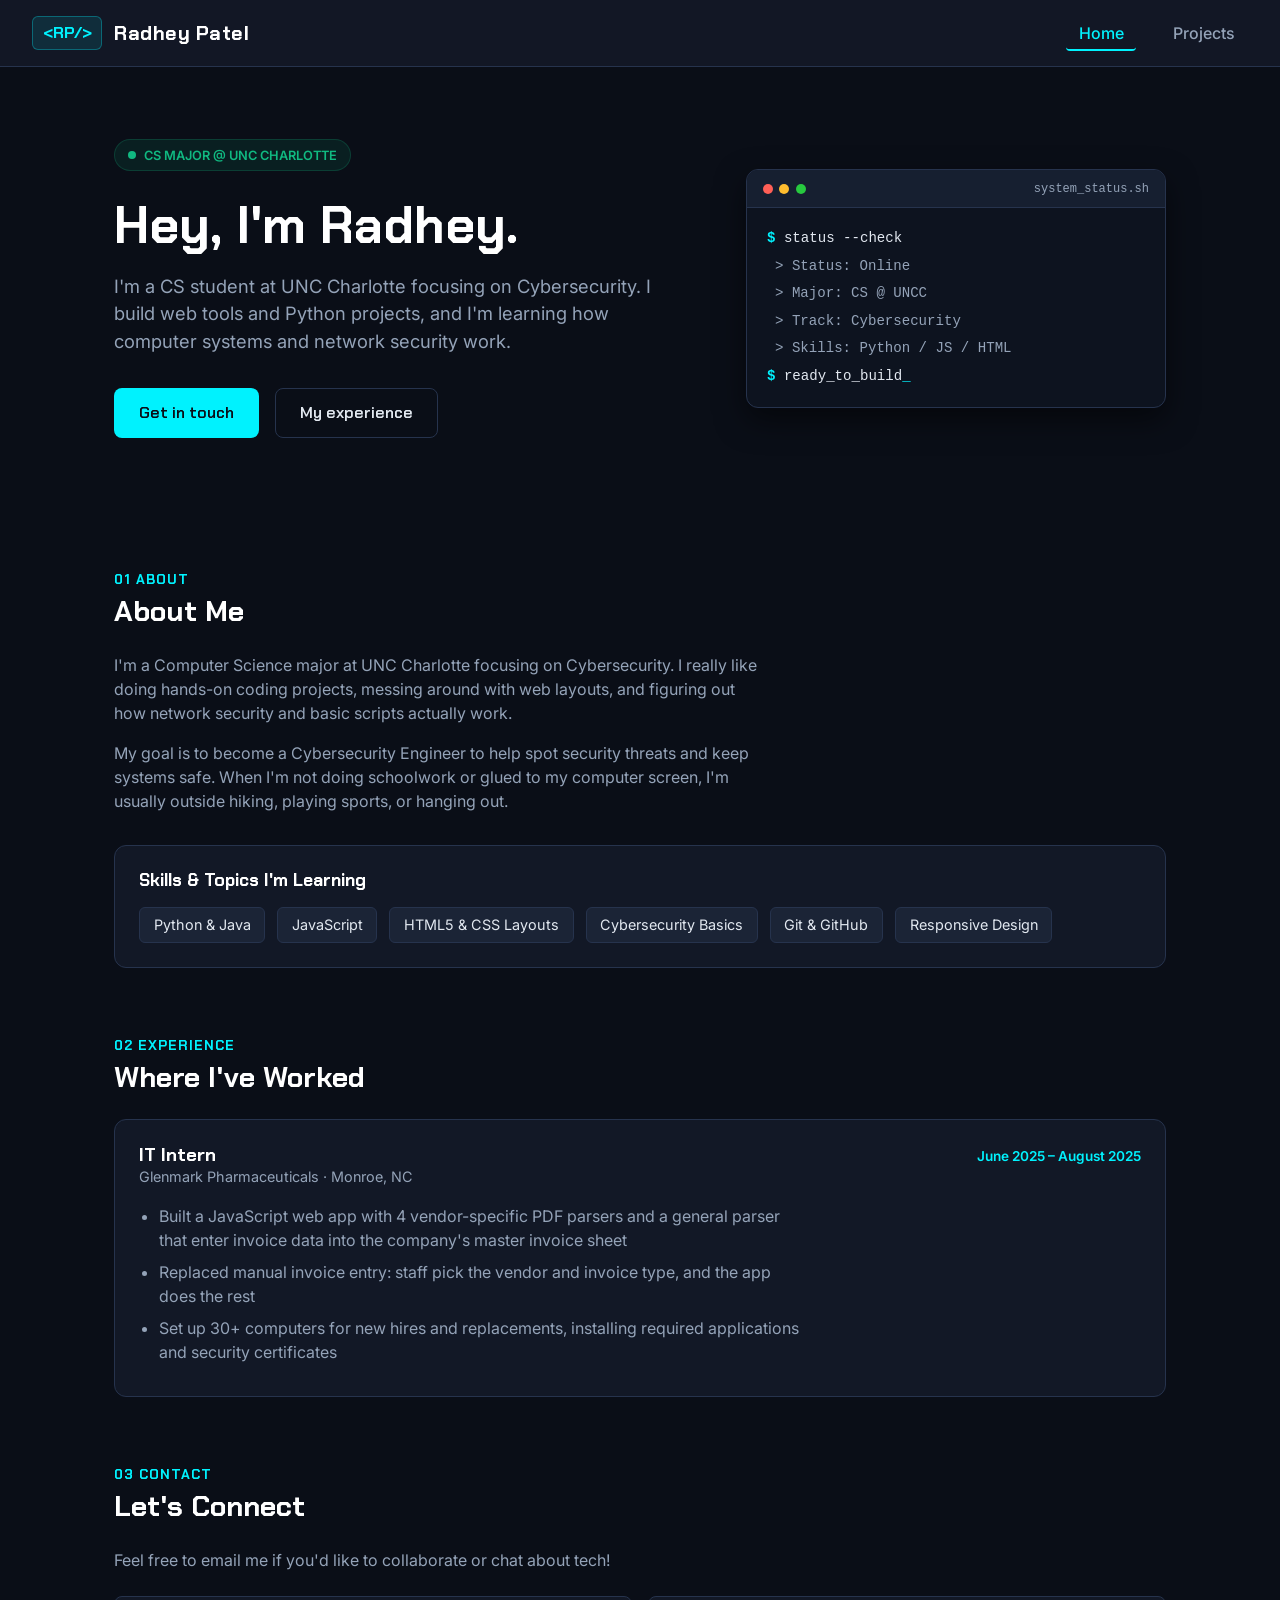
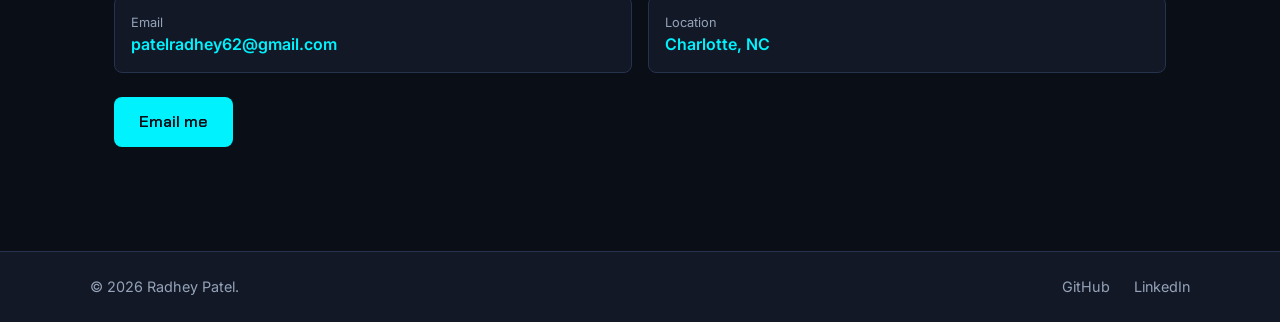
<file: index.html>
<!DOCTYPE html>
<html lang="en">
<head>
  <meta charset="UTF-8">
  <meta name="viewport" content="width=device-width, initial-scale=1.0">
  <title>Radhey Patel | CS &amp; Cybersecurity Student</title>
  <link rel="preconnect" href="https://fonts.googleapis.com">
  <link rel="preconnect" href="https://fonts.gstatic.com" crossorigin>
  <link href="https://fonts.googleapis.com/css2?family=Chakra+Petch:wght@500;600;700&family=Inter:wght@400;500;600&display=swap" rel="stylesheet">
  <link rel="stylesheet" href="styles.css">
</head>
<body>
  <header>
    <div class="logoContainer">
      <span class="logoBadge">&lt;RP/&gt;</span>
      <span class="logoText">Radhey Patel</span>
    </div>
    <nav>
      <ul>
        <li><a href="index.html" class="active">Home</a></li>
        <li><a href="project.html">Projects</a></li>
      </ul>
    </nav>
  </header>

  <main>
    <section class="hero">
      <div class="heroWrapper">
        <div class="heroText">
          <div class="heroStatus">
            <span class="statusDot"></span> CS MAJOR @ UNC CHARLOTTE
          </div>
          <h1>Hey, I'm Radhey.</h1>
          <p class="heroSubtext">I'm a CS student at UNC Charlotte focusing on Cybersecurity. I build web tools and Python projects, and I'm learning how computer systems and network security work.</p>
          <div class="heroActions">
            <a href="#contact" class="btn btnPrimary">Get in touch</a>
            <a href="#experience" class="btn btnSecondary">My experience</a>
          </div>
        </div>

        <div class="heroVisual">
          <div class="terminalCard">
            <div class="terminalHeader">
              <span class="dot red"></span>
              <span class="dot yellow"></span>
              <span class="dot green"></span>
              <span class="terminalTitle">system_status.sh</span>
            </div>
            <div class="terminalBody">
              <p class="terminalLine"><span class="prompt">$</span> status --check</p>
              <p class="terminalLine response">&gt; Status: Online</p>
              <p class="terminalLine response">&gt; Major: CS @ UNCC</p>
              <p class="terminalLine response">&gt; Track: Cybersecurity</p>
              <p class="terminalLine response">&gt; Skills: Python / JS / HTML</p>
              <p class="terminalLine promptLine"><span class="prompt">$</span> ready_to_build<span class="cursor">_</span></p>
            </div>
          </div>
        </div>
      </div>
    </section>

    <section id="about" class="about">
      <div class="sectionHeader">
        <span class="sectionTag">01 ABOUT</span>
        <h2>About Me</h2>
      </div>
      <p>I'm a Computer Science major at UNC Charlotte focusing on Cybersecurity. I really like doing hands-on coding projects, messing around with web layouts, and figuring out how network security and basic scripts actually work.</p>
      <p>My goal is to become a Cybersecurity Engineer to help spot security threats and keep systems safe. When I'm not doing schoolwork or glued to my computer screen, I'm usually outside hiking, playing sports, or hanging out.</p>
      
      <div class="skillsWrapper">
        <h3>Skills &amp; Topics I'm Learning</h3>
        <ul class="skillsGrid">
          <li>Python &amp; Java</li>
          <li>JavaScript</li>
          <li>HTML5 &amp; CSS Layouts</li>
          <li>Cybersecurity Basics</li>
          <li>Git &amp; GitHub</li>
          <li>Responsive Design</li>
        </ul>
      </div>
    </section>

    <section id="experience" class="experience">
      <div class="sectionHeader">
        <span class="sectionTag">02 EXPERIENCE</span>
        <h2>Where I've Worked</h2>
      </div>
      
      <div class="timeline">
        <article class="timelineItem">
          <div class="timelineHeader">
            <h3>IT Intern</h3>
            <span class="timelineDate">June 2025 &ndash; August 2025</span>
          </div>
          <p class="timelineSub">Glenmark Pharmaceuticals &middot; Monroe, NC</p>
          <ul>
            <li>Built a JavaScript web app with 4 vendor-specific PDF parsers and a general parser that enter invoice data into the company's master invoice sheet</li>
            <li>Replaced manual invoice entry: staff pick the vendor and invoice type, and the app does the rest</li>
            <li>Set up 30+ computers for new hires and replacements, installing required applications and security certificates</li>
          </ul>
        </article>
      </div>
    </section>

    <section id="contact" class="contact">
      <div class="sectionHeader">
        <span class="sectionTag">03 CONTACT</span>
        <h2>Let's Connect</h2>
      </div>
      <p>Feel free to email me if you'd like to collaborate or chat about tech!</p>
      
      <div class="contactInfoBar">
        <div class="infoItem">
          <span class="infoLabel">Email</span>
          <span class="infoValue">patelradhey62@gmail.com</span>
        </div>
        <div class="infoItem">
          <span class="infoLabel">Location</span>
          <span class="infoValue">Charlotte, NC</span>
        </div>
      </div>
      <a href="mailto:patelradhey62@gmail.com" class="btn btnPrimary">Email me</a>
    </section>
  </main>

  <footer>
    <div class="footerContent">
      <p>&copy; 2026 Radhey Patel.</p>
      <div class="socialLinks">
        <a href="https://github.com/patelradhey62" target="_blank" rel="noopener">GitHub</a>
        <a href="https://linkedin.com/in/patelradhey62" target="_blank" rel="noopener">LinkedIn</a>
      </div>
    </div>
  </footer>
</body>
</html>
</file>
<file: styles.css>
:root {
  --bg-main: #0a0e17;
  --bg-card: #121826;
  --bg-input: #1b2436;
  --border-color: #26334d;
  --primary: #00f2fe;
  --primary-hover: #4facfe;
  --text-main: #e2e8f0;
  --text-muted: #94a3b8;
  --accent-green: #10b981;
  --font-heading: 'Chakra Petch', sans-serif;
  --font-body: 'Inter', sans-serif;
}

* {
  box-sizing: border-box;
  margin: 0;
  padding: 0;
}

html, body {
  height: 100%;
}

body {
  display: flex;
  flex-direction: column;
  min-height: 100vh;
  background-color: var(--bg-main);
  color: var(--text-main);
  font-family: var(--font-body);
  font-size: 1rem;
  line-height: 1.5;
  -webkit-font-smoothing: antialiased;
}

main {
  flex: 1 0 auto;
  width: 100%;
  max-width: 1100px;
  margin: 0 auto;
  padding: 2.5rem 1.5rem;
}

p {
  max-width: 65ch;
  color: var(--text-muted);
  margin-bottom: 1rem;
}

h1, h2, h3, h4 {
  font-family: var(--font-heading);
  color: #ffffff;
  line-height: 1.2;
}

header {
  width: 100%;
  background-color: rgba(18, 24, 38, 0.95);
  border-bottom: 1px solid var(--border-color);
  padding: 1rem 2rem;
  display: flex;
  flex-direction: column;
  align-items: center;
  gap: 1rem;
}

.logoContainer {
  display: flex;
  align-items: center;
  gap: 0.75rem;
}

.logoBadge {
  background-color: rgba(0, 242, 254, 0.1);
  color: var(--primary);
  padding: 0.25rem 0.6rem;
  border-radius: 6px;
  font-family: var(--font-heading);
  font-weight: 700;
  border: 1px solid rgba(0, 242, 254, 0.3);
}

.logoText {
  font-family: var(--font-heading);
  font-size: 1.25rem;
  font-weight: 700;
  color: #ffffff;
  letter-spacing: 0.5px;
}

nav ul {
  list-style: none;
  display: flex;
  gap: 1.5rem;
}

nav a {
  color: var(--text-muted);
  text-decoration: none;
  font-weight: 500;
  padding: 0.4rem 0.8rem;
  border-radius: 4px;
  transition: all 0.2s ease;
}

nav a:hover,
nav a:focus {
  color: var(--primary);
  background-color: rgba(0, 242, 254, 0.08);
}

nav a:active,
nav a.active {
  color: var(--primary);
  border-bottom: 2px solid var(--primary);
}

.hero {
  padding: 2rem 0 4rem;
}

.heroWrapper {
  display: flex;
  flex-direction: column;
  gap: 2.5rem;
  align-items: center;
}

.heroText {
  width: 100%;
}

.heroStatus {
  display: inline-flex;
  align-items: center;
  gap: 0.5rem;
  background-color: rgba(16, 185, 129, 0.1);
  color: var(--accent-green);
  border: 1px solid rgba(16, 185, 129, 0.2);
  padding: 0.35rem 0.8rem;
  border-radius: 20px;
  font-size: 0.8rem;
  font-weight: 600;
  margin-bottom: 1.5rem;
}

.statusDot {
  width: 8px;
  height: 8px;
  background-color: var(--accent-green);
  border-radius: 50%;
  animation: pulseGlow 2s infinite ease-in-out;
}

.hero h1 {
  font-size: 2.5rem;
  margin-bottom: 1rem;
}

.heroSubtext {
  font-size: 1.15rem;
  margin-bottom: 2rem;
}

.heroActions {
  display: flex;
  flex-wrap: wrap;
  gap: 1rem;
}

.heroVisual {
  width: 100%;
  max-width: 420px;
}

.terminalCard {
  background-color: #0d131f;
  border: 1px solid var(--border-color);
  border-radius: 12px;
  box-shadow: 0 12px 30px rgba(0, 0, 0, 0.5);
  overflow: hidden;
  font-family: monospace;
  animation: floatCard 6s ease-in-out infinite;
}

.terminalHeader {
  background-color: #161f30;
  padding: 0.6rem 1rem;
  display: flex;
  align-items: center;
  gap: 0.4rem;
  border-bottom: 1px solid var(--border-color);
}

.dot {
  width: 10px;
  height: 10px;
  border-radius: 50%;
}

.dot.red { background-color: #ff5f56; }
.dot.yellow { background-color: #ffbd2e; }
.dot.green { background-color: #27c93f; }

.terminalTitle {
  color: var(--text-muted);
  font-size: 0.75rem;
  margin-left: auto;
}

.terminalBody {
  padding: 1.25rem;
  font-size: 0.88rem;
  display: flex;
  flex-direction: column;
  gap: 0.4rem;
}

.terminalLine {
  color: var(--text-main);
  margin-bottom: 0;
}

.terminalLine .prompt {
  color: var(--primary);
  font-weight: bold;
}

.terminalLine.response {
  color: var(--text-muted);
  padding-left: 0.5rem;
}

.cursor {
  color: var(--primary);
  font-weight: bold;
  animation: blink 1s infinite;
}

.btn {
  display: inline-block;
  padding: 0.75rem 1.5rem;
  border-radius: 8px;
  font-family: var(--font-heading);
  font-weight: 600;
  text-decoration: none;
  cursor: pointer;
  border: 1px solid transparent;
  transition: all 0.2s ease;
}

.btnPrimary {
  background-color: var(--primary);
  color: #0a0e17;
}

.btnPrimary:hover,
.btnPrimary:focus {
  background-color: var(--primary-hover);
  transform: translateY(-2px);
}

.btnPrimary:active {
  transform: translateY(0);
}

.btnSecondary {
  background-color: transparent;
  color: var(--text-main);
  border-color: var(--border-color);
}

.btnSecondary:hover,
.btnSecondary:focus {
  border-color: var(--primary);
  color: var(--primary);
  transform: translateY(-2px);
}

.btnSecondary:active {
  transform: translateY(0);
}

section {
  margin-bottom: 4rem;
}

.sectionHeader {
  margin-bottom: 1.5rem;
}

.sectionTag {
  color: var(--primary);
  font-family: var(--font-heading);
  font-size: 0.85rem;
  font-weight: 700;
  letter-spacing: 1px;
}

.sectionHeader h2 {
  font-size: 1.8rem;
  margin-top: 0.25rem;
}

.skillsWrapper {
  margin-top: 2rem;
  background-color: var(--bg-card);
  padding: 1.5rem;
  border-radius: 12px;
  border: 1px solid var(--border-color);
}

.skillsWrapper h3 {
  font-size: 1.1rem;
  margin-bottom: 1rem;
}

.skillsGrid {
  list-style: none;
  display: flex;
  flex-wrap: wrap;
  gap: 0.75rem;
}

.skillsGrid li {
  background-color: var(--bg-input);
  color: var(--text-main);
  padding: 0.4rem 0.85rem;
  border-radius: 6px;
  font-size: 0.9rem;
  border: 1px solid var(--border-color);
}

.timeline {
  display: flex;
  flex-direction: column;
  gap: 1.5rem;
}

.timelineItem {
  background-color: var(--bg-card);
  padding: 1.5rem;
  border-radius: 12px;
  border: 1px solid var(--border-color);
}

.timelineHeader {
  display: flex;
  justify-content: space-between;
  align-items: baseline;
  flex-wrap: wrap;
  gap: 0.5rem;
}

.timelineDate {
  color: var(--primary);
  font-size: 0.85rem;
  font-weight: 600;
}

.timelineSub {
  color: var(--text-muted);
  font-size: 0.9rem;
  margin-bottom: 1rem;
}

.timelineItem ul {
  padding-left: 1.25rem;
  color: var(--text-muted);
}

.timelineItem li {
  margin-bottom: 0.5rem;
  max-width: 65ch;
}

.contactInfoBar {
  display: flex;
  flex-direction: column;
  gap: 1rem;
  margin: 1.5rem 0;
}

.infoItem {
  background-color: var(--bg-card);
  padding: 1rem;
  border-radius: 8px;
  border: 1px solid var(--border-color);
  display: flex;
  flex-direction: column;
}

.infoLabel {
  font-size: 0.8rem;
  color: var(--text-muted);
}

.infoValue {
  font-weight: 600;
  color: var(--primary);
}

.contactForm {
  background-color: var(--bg-card);
  padding: 1.5rem;
  border-radius: 12px;
  border: 1px solid var(--border-color);
  display: flex;
  flex-direction: column;
  gap: 1.25rem;
}

.formRow {
  display: flex;
  flex-direction: column;
  gap: 1.25rem;
}

.formGroup {
  display: flex;
  flex-direction: column;
  gap: 0.5rem;
}

.formGroup label {
  font-size: 0.9rem;
  font-weight: 500;
  color: var(--text-main);
}

.formGroup input,
.formGroup textarea {
  width: 100%;
  background-color: var(--bg-input);
  border: 1px solid var(--border-color);
  color: var(--text-main);
  padding: 0.75rem 1rem;
  border-radius: 6px;
  font-family: var(--font-body);
  font-size: 0.95rem;
  transition: border-color 0.2s ease;
}

.formGroup input:focus,
.formGroup textarea:focus {
  outline: none;
  border-color: var(--primary);
}

.btnSubmit {
  align-self: flex-start;
  margin-top: 0.5rem;
}

.sectionIntro {
  font-size: 1.1rem;
  margin-bottom: 2rem;
}

.projectsGrid {
  display: flex;
  flex-direction: column;
  gap: 2rem;
}

.projectCard {
  background-color: var(--bg-card);
  border-radius: 12px;
  border: 1px solid var(--border-color);
  overflow: hidden;
  transition: transform 0.2s ease, border-color 0.2s ease;
}

.projectCard:hover {
  transform: translateY(-4px);
  border-color: rgba(0, 242, 254, 0.4);
}

.projectImageWrapper img {
  width: 100%;
  height: 220px;
  object-fit: cover;
  display: block;
  border-top-left-radius: 12px;
  border-top-right-radius: 12px;
}

.projectContent {
  padding: 1.5rem;
  display: flex;
  flex-direction: column;
  gap: 0.75rem;
}

.projectContent h2 {
  font-size: 1.35rem;
}

.projectContent p {
  font-size: 0.95rem;
  margin-bottom: 0.5rem;
}

.techTags {
  display: flex;
  flex-wrap: wrap;
  gap: 0.5rem;
}

.techTags span {
  background-color: rgba(0, 242, 254, 0.08);
  color: var(--primary);
  font-size: 0.8rem;
  padding: 0.25rem 0.6rem;
  border-radius: 4px;
  border: 1px solid rgba(0, 242, 254, 0.2);
}

footer {
  width: 100%;
  margin-top: auto;
  background-color: var(--bg-card);
  border-top: 1px solid var(--border-color);
  padding: 1.5rem 2rem;
}

.footerContent {
  max-width: 1100px;
  margin: 0 auto;
  display: flex;
  flex-direction: column;
  align-items: center;
  gap: 1rem;
}

.footerContent p {
  margin-bottom: 0;
  font-size: 0.9rem;
}

.socialLinks {
  display: flex;
  gap: 1.5rem;
}

.socialLinks a {
  color: var(--text-muted);
  text-decoration: none;
  font-size: 0.9rem;
  transition: color 0.2s ease;
}

.socialLinks a:hover,
.socialLinks a:focus {
  color: var(--primary);
}

.socialLinks a:active {
  color: var(--primary-hover);
}

@keyframes floatCard {
  0%, 100% {
    transform: translateY(0px);
  }
  50% {
    transform: translateY(-10px);
  }
}

@keyframes blink {
  0%, 100% { opacity: 1; }
  50% { opacity: 0; }
}

@keyframes pulseGlow {
  0%, 100% { opacity: 1; transform: scale(1); }
  50% { opacity: 0.4; transform: scale(1.2); }
}

@media (min-width: 600px) {
  header {
    flex-direction: row;
    justify-content: space-between;
  }
  
  .contactInfoBar {
    flex-direction: row;
  }
  
  .infoItem {
    flex: 1;
  }

  .formRow {
    flex-direction: row;
  }
  
  .formRow .formGroup {
    flex: 1;
  }

  .footerContent {
    flex-direction: row;
    justify-content: space-between;
  }
}

@media (min-width: 768px) {
  .heroWrapper {
    flex-direction: row;
    justify-content: space-between;
  }

  .heroText {
    flex: 1;
    max-width: 580px;
  }

  .heroVisual {
    flex: 1;
  }

  .hero h1 {
    font-size: 3.2rem;
  }

  .projectsGrid {
    display: grid;
    grid-template-columns: repeat(2, 1fr);
    gap: 2rem;
  }
}

@media (min-width: 1024px) {
  .projectsGrid {
    grid-template-columns: repeat(3, 1fr);
  }
}

.projectContent a { color: inherit; text-decoration: underline; }
</file>
